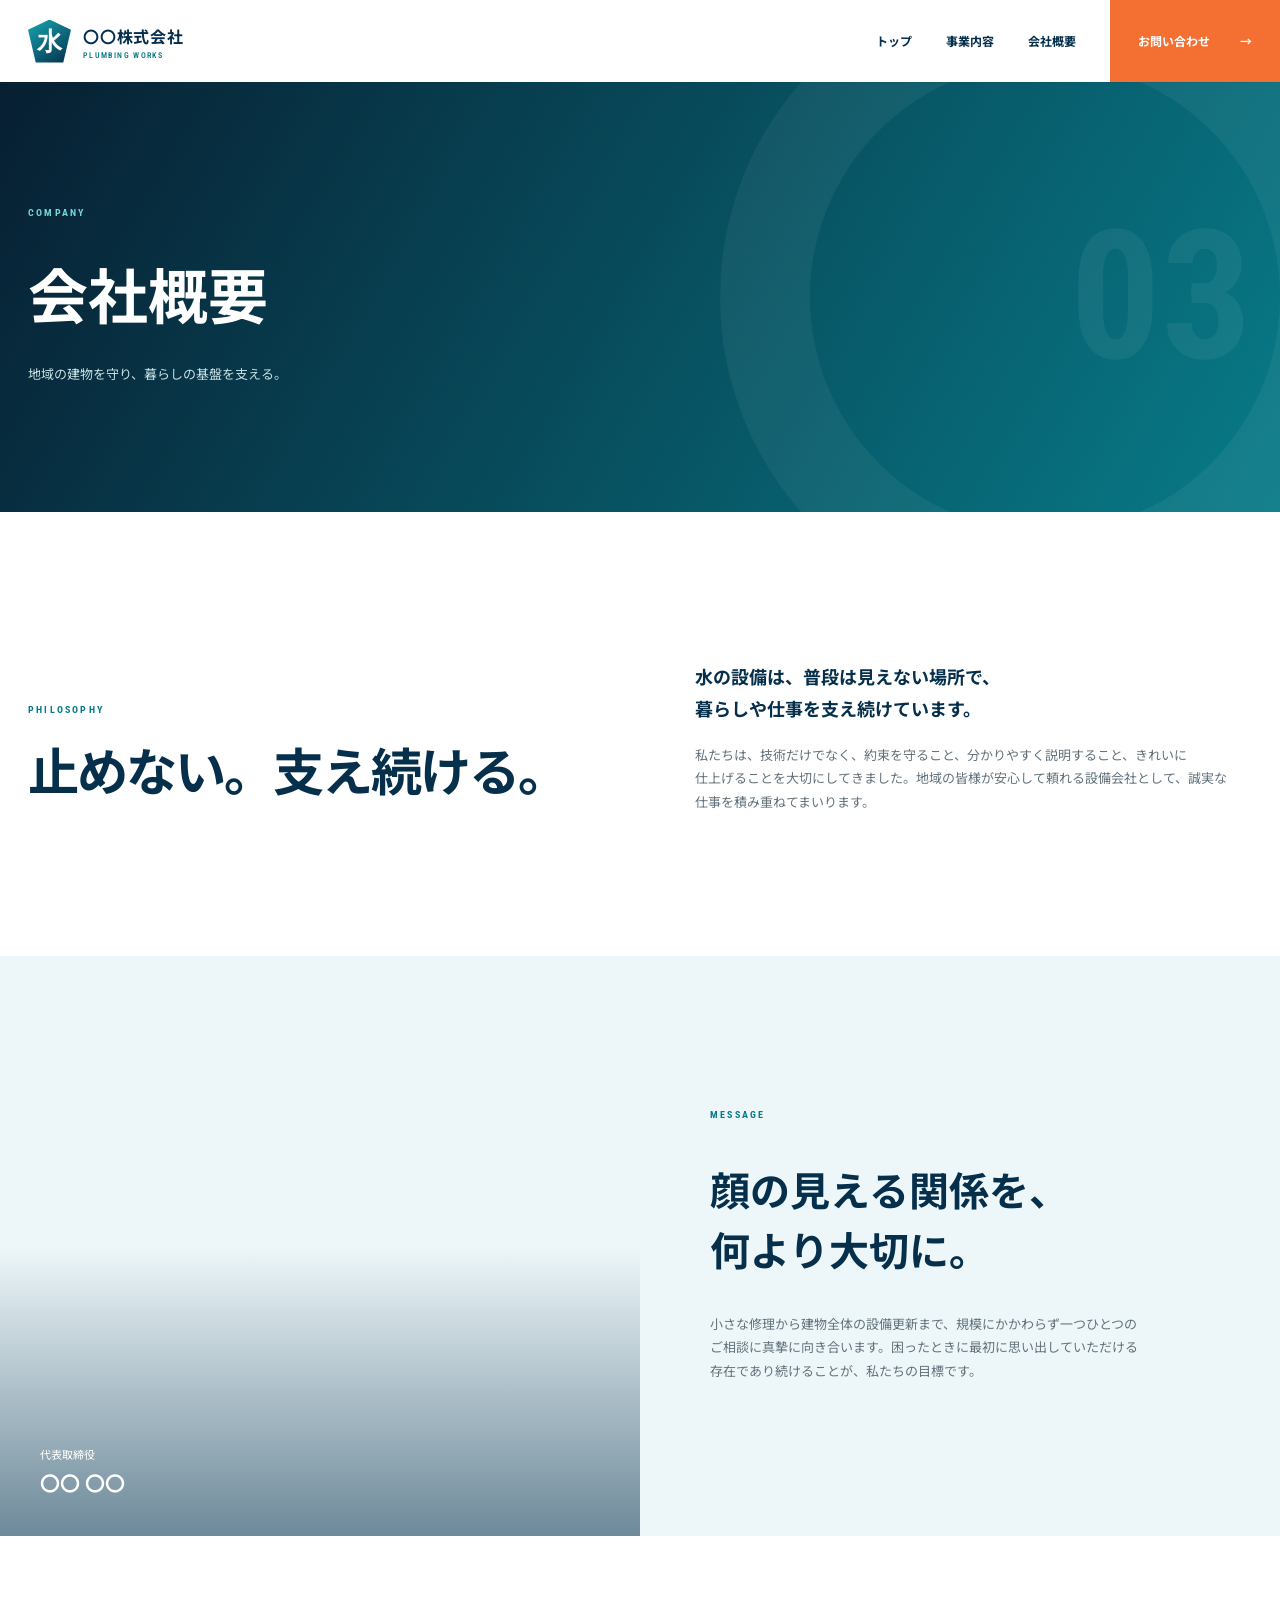
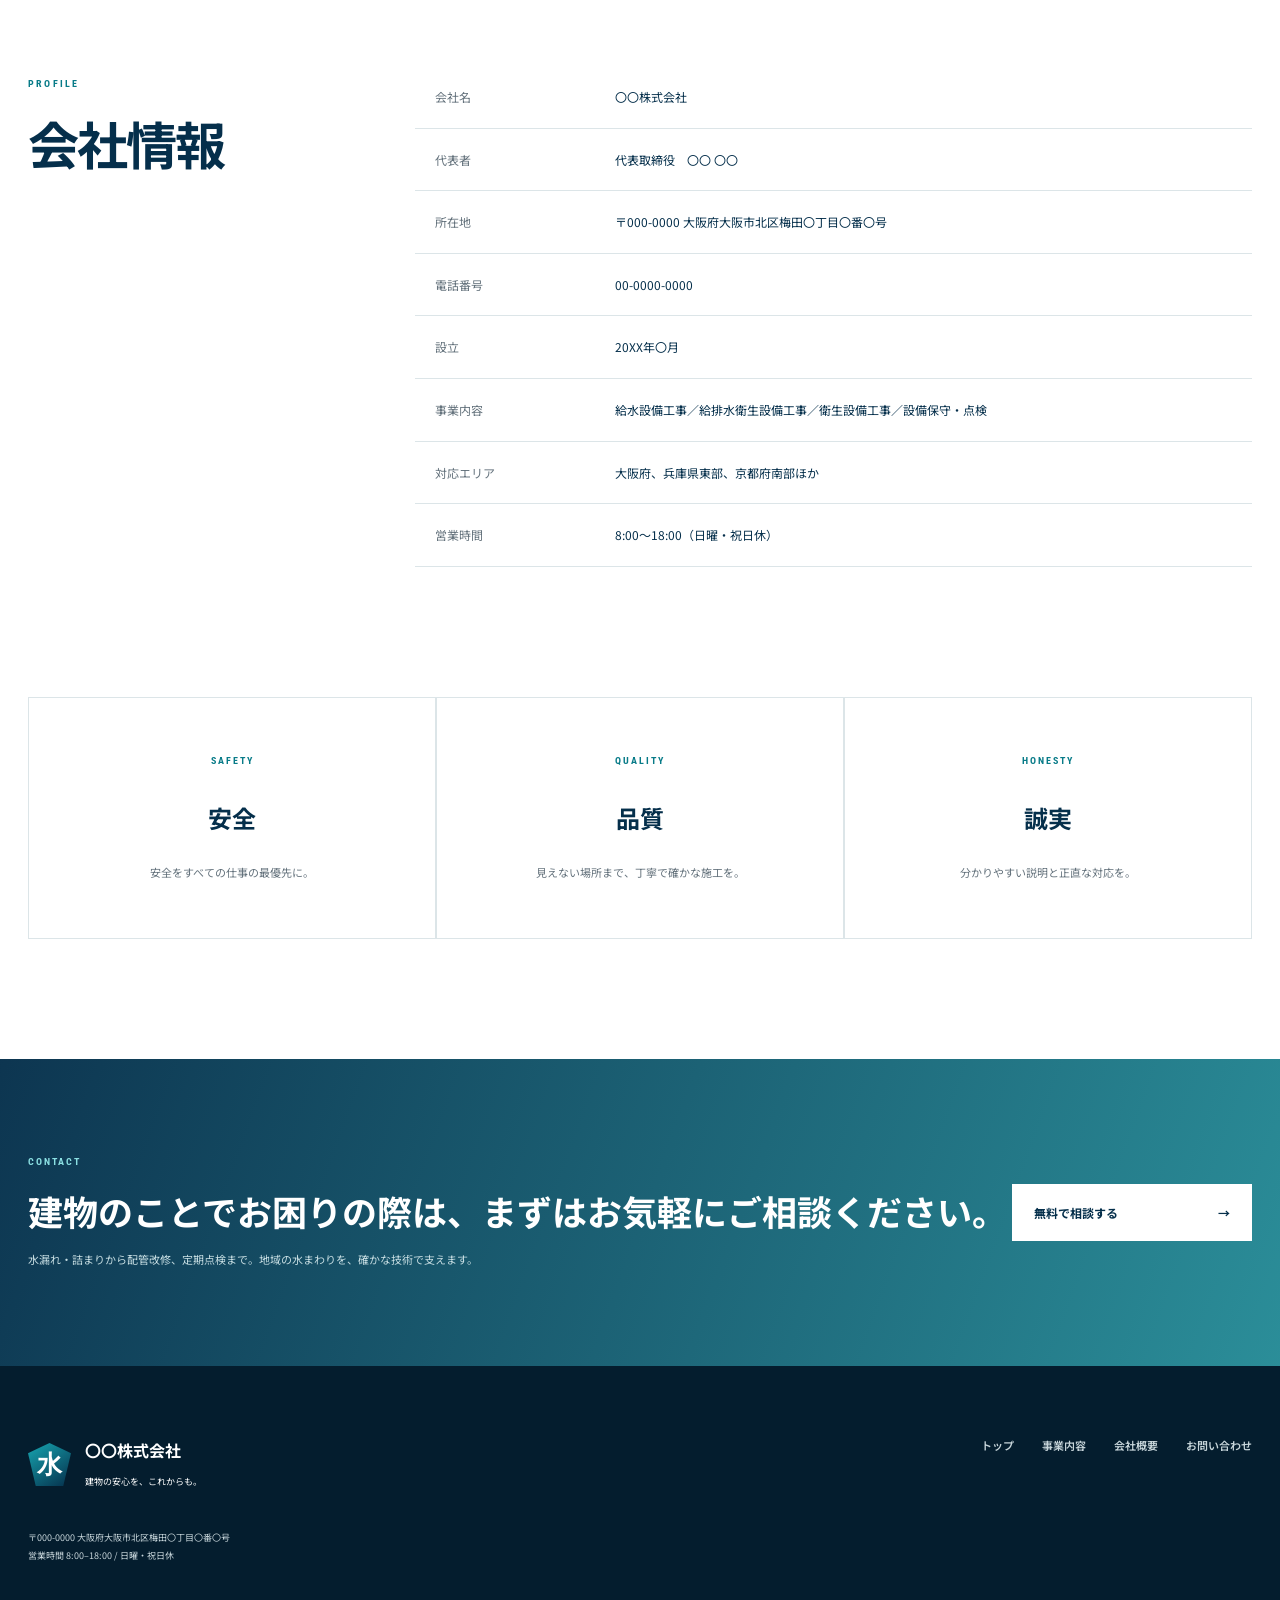
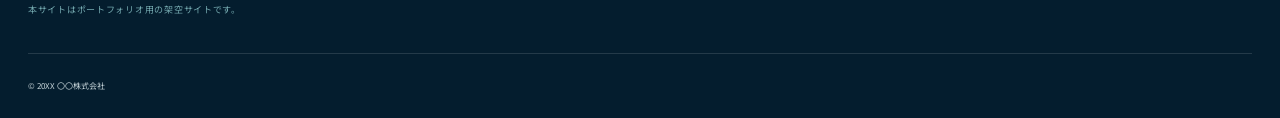
<file: company.html>
<!DOCTYPE html><html lang="ja"><head><meta charset="UTF-8"><meta name="viewport" content="width=device-width,initial-scale=1"><meta name="description" content="〇〇株式会社の会社情報、理念、代表メッセージをご紹介します。"><title>会社概要 | 〇〇株式会社</title><link rel="preconnect" href="https://fonts.googleapis.com"><link rel="preconnect" href="https://fonts.gstatic.com" crossorigin><link href="https://fonts.googleapis.com/css2?family=Noto+Sans+JP:wght@400;500;600;700;800;900&family=Roboto+Condensed:wght@600;700&display=swap" rel="stylesheet"><link rel="stylesheet" href="styles.css?v=phrase-wrap1"><script src="script.js?v=phrase-wrap1" defer></script><link rel="icon" href="favicon-plumbing.svg" type="image/svg+xml"><meta property="og:type" content="website"><meta property="og:title" content="〇〇株式会社 | 建物の安心を、技術で支える。"><meta property="og:description" content="大阪・北摂地域の給排水・衛生設備工事。配管・ポンプの施工から点検・緊急対応まで支えます。"><meta property="og:url" content="https://pan1535ipad.github.io/Strength-sample/company.html"><meta property="og:image" content="https://pan1535ipad.github.io/Strength-sample/assets/ogp.jpg"><meta name="twitter:card" content="summary_large_image"></head><body><div class="progress"></div><header class="header"><a class="brand" href="index.html"><span class="brand-mark">水</span><span><b>〇〇株式会社</b><small>PLUMBING WORKS</small></span></a><button class="menu" aria-label="メニュー" aria-expanded="false"><i></i><i></i><i></i></button><nav><a href="index.html">トップ</a><a href="services.html">事業内容</a><a href="company.html">会社概要</a><a class="nav-cta" href="contact.html">お問い合わせ <b>→</b></a></nav></header><main><section class="page-hero"><div><small>COMPANY</small><h1 class="phrase-heading"><span class="phrase-unit">会社概要</span></h1><p>地域の建物を守り、暮らしの基盤を支える。</p></div><b>03</b></section>
<section class="section philosophy"><div class="section-title reveal"><small>PHILOSOPHY</small><h2 class="phrase-heading"><span class="phrase-unit">止めない。</span><wbr><span class="phrase-unit">支え続ける。</span></h2></div><div class="reveal"><p class="lead phrase-heading"><span class="phrase-unit">水の</span><wbr><span class="phrase-unit">設備は、</span><wbr><span class="phrase-unit">普段は</span><wbr><span class="phrase-unit">見えない</span><wbr><span class="phrase-unit">場所で、</span><br><span class="phrase-unit">暮らしや</span><wbr><span class="phrase-unit">仕事を</span><wbr><span class="phrase-unit">支え続けて</span><wbr><span class="phrase-unit">います。</span></p><p>私たちは、技術だけでなく、約束を守ること、分かりやすく説明すること、きれいに仕上げることを大切にしてきました。地域の皆様が安心して頼れる設備会社として、誠実な仕事を積み重ねてまいります。</p></div></section>
<section class="message"><div class="message-photo reveal"><span>代表取締役<br><b>〇〇 〇〇</b></span></div><div class="reveal"><small>MESSAGE</small><h2 class="phrase-heading"><span class="phrase-unit">顔の</span><wbr><span class="phrase-unit">見える</span><wbr><span class="phrase-unit">関係を、</span><wbr><span class="phrase-unit">何より</span><wbr><span class="phrase-unit">大切に。</span></h2><p>小さな修理から建物全体の設備更新まで、規模にかかわらず一つひとつのご相談に真摯に向き合います。困ったときに最初に思い出していただける存在であり続けることが、私たちの目標です。</p></div></section>
<section class="section profile"><div class="section-title reveal"><small>PROFILE</small><h2 class="phrase-heading"><span class="phrase-unit">会社情報</span></h2></div><dl class="reveal"><div><dt>会社名</dt><dd>〇〇株式会社</dd></div><div><dt>代表者</dt><dd>代表取締役　〇〇 〇〇</dd></div><div><dt>所在地</dt><dd>〒000-0000 大阪府大阪市北区梅田〇丁目〇番〇号</dd></div><div><dt>電話番号</dt><dd>00-0000-0000</dd></div><div><dt>設立</dt><dd>20XX年〇月</dd></div><div><dt>事業内容</dt><dd>給水設備工事／給排水衛生設備工事／衛生設備工事／設備保守・点検</dd></div><div><dt>対応エリア</dt><dd>大阪府、兵庫県東部、京都府南部ほか</dd></div><div><dt>営業時間</dt><dd>8:00〜18:00（日曜・祝日休）</dd></div></dl></section><section class="values"><article><b>SAFETY</b><h3 class="phrase-heading"><span class="phrase-unit">安全</span></h3><p>安全をすべての仕事の最優先に。</p></article><article><b>QUALITY</b><h3 class="phrase-heading"><span class="phrase-unit">品質</span></h3><p>見えない場所まで、丁寧で確かな施工を。</p></article><article><b>HONESTY</b><h3 class="phrase-heading"><span class="phrase-unit">誠実</span></h3><p>分かりやすい説明と正直な対応を。</p></article></section></main><section class="cta reveal"><div><small>CONTACT</small><h2 class="phrase-heading"><span class="phrase-unit">建物のことで</span><wbr><span class="phrase-unit">お困りの際は、</span><wbr><span class="phrase-unit">まずは</span><wbr><span class="phrase-unit">お気軽に</span><wbr><span class="phrase-unit">ご相談</span><wbr><span class="phrase-unit">ください。</span></h2><p><span class="sp-line">水漏れ・詰まりから配管改修、定期点検まで。</span><span class="sp-line">地域の水まわりを、確かな技術で支えます。</span></p></div><a href="contact.html">無料で相談する <span>→</span></a></section><footer><div class="footer-brand"><span class="brand-mark">水</span><div><b>〇〇株式会社</b><small>建物の安心を、これからも。</small></div></div><div class="footer-links"><a href="index.html">トップ</a><a href="services.html">事業内容</a><a href="company.html">会社概要</a><a href="contact.html">お問い合わせ</a></div><div class="footer-meta"><p>〒000-0000 大阪府大阪市北区梅田〇丁目〇番〇号</p><p>営業時間 8:00–18:00 / 日曜・祝日休</p></div><small class="portfolio-note">本サイトはポートフォリオ用の架空サイトです。</small><small class="copyright">© 20XX 〇〇株式会社</small></footer></body></html>
</file>
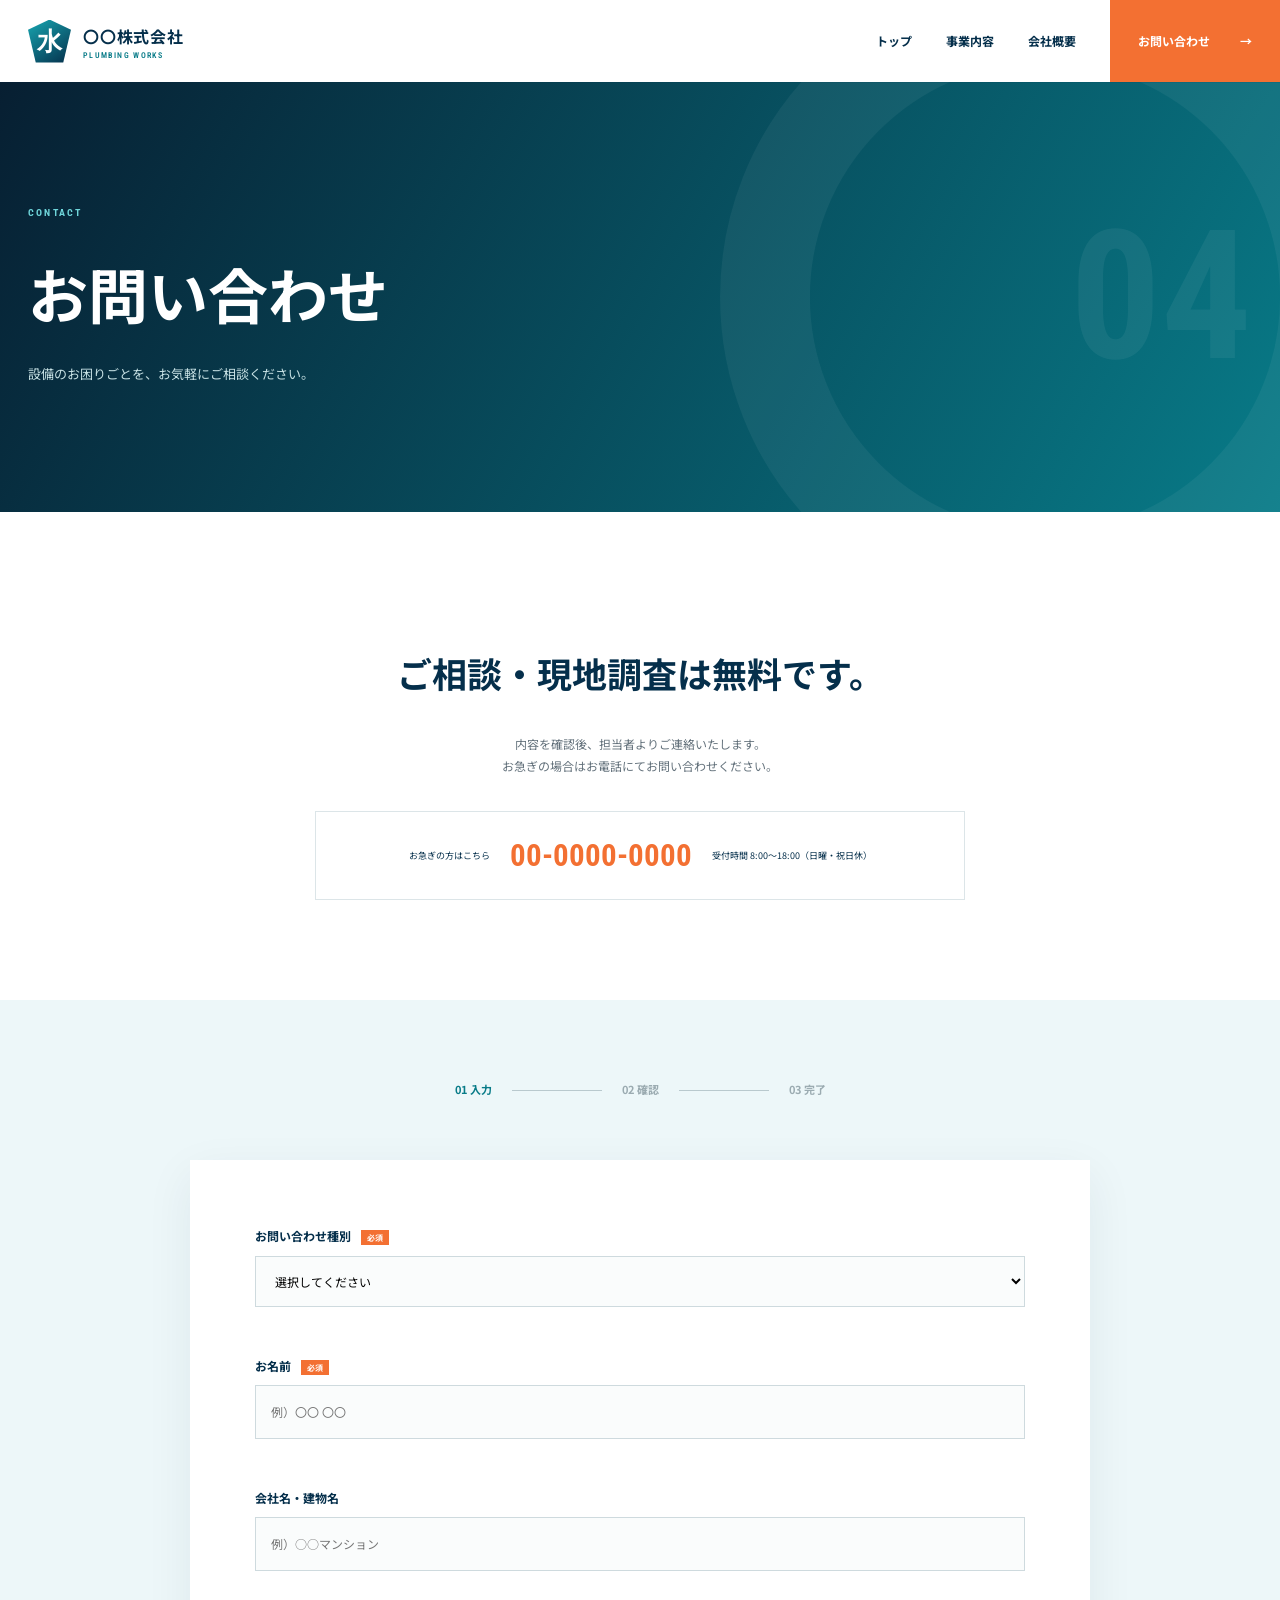
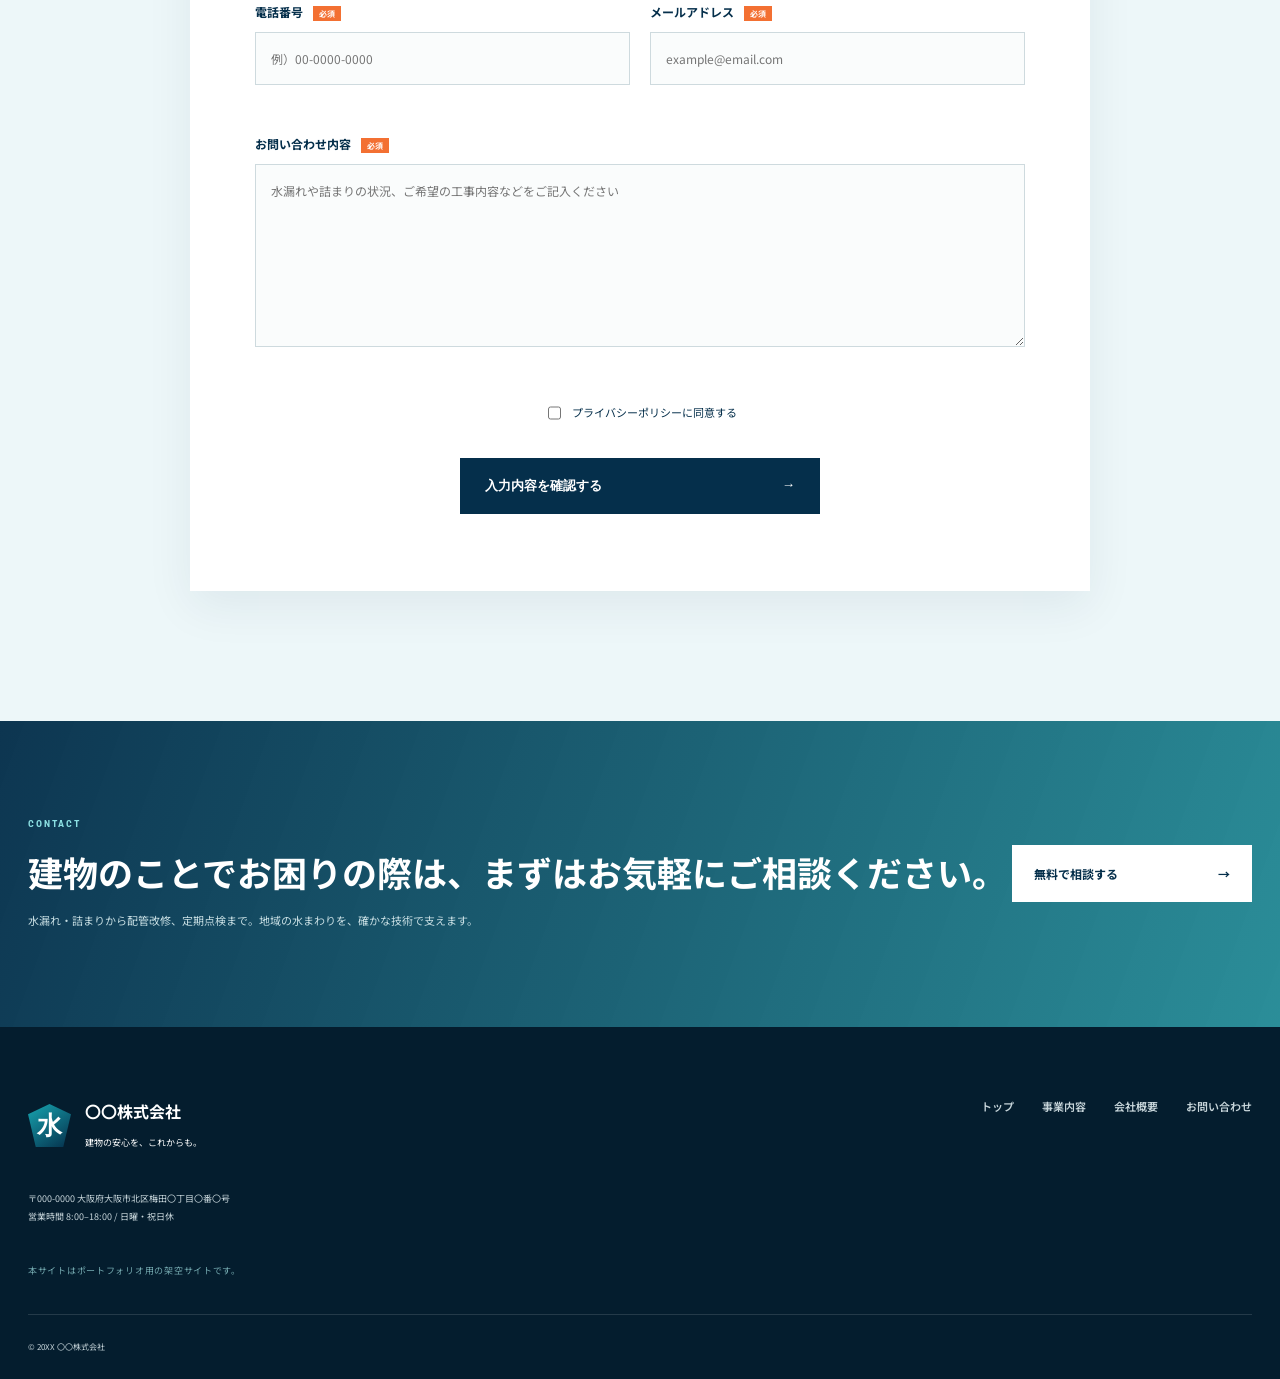
<file: contact.html>
<!DOCTYPE html><html lang="ja"><head><meta charset="UTF-8"><meta name="viewport" content="width=device-width,initial-scale=1"><meta name="description" content="給排水設備の工事、漏水・詰まり修理、点検、現地調査のご相談はこちら。"><title>お問い合わせ | 〇〇株式会社</title><link rel="preconnect" href="https://fonts.googleapis.com"><link rel="preconnect" href="https://fonts.gstatic.com" crossorigin><link href="https://fonts.googleapis.com/css2?family=Noto+Sans+JP:wght@400;500;600;700;800;900&family=Roboto+Condensed:wght@600;700&display=swap" rel="stylesheet"><link rel="stylesheet" href="styles.css?v=phrase-wrap1"><script src="script.js?v=phrase-wrap1" defer></script><link rel="icon" href="favicon-plumbing.svg" type="image/svg+xml"><meta property="og:type" content="website"><meta property="og:title" content="〇〇株式会社 | 建物の安心を、技術で支える。"><meta property="og:description" content="大阪・北摂地域の給排水・衛生設備工事。配管・ポンプの施工から点検・緊急対応まで支えます。"><meta property="og:url" content="https://pan1535ipad.github.io/Strength-sample/contact.html"><meta property="og:image" content="https://pan1535ipad.github.io/Strength-sample/assets/ogp.jpg"><meta name="twitter:card" content="summary_large_image"></head><body><div class="progress"></div><header class="header"><a class="brand" href="index.html"><span class="brand-mark">水</span><span><b>〇〇株式会社</b><small>PLUMBING WORKS</small></span></a><button class="menu" aria-label="メニュー" aria-expanded="false"><i></i><i></i><i></i></button><nav><a href="index.html">トップ</a><a href="services.html">事業内容</a><a href="company.html">会社概要</a><a class="nav-cta" href="contact.html">お問い合わせ <b>→</b></a></nav></header><main><section class="page-hero"><div><small>CONTACT</small><h1 class="phrase-heading"><span class="phrase-unit">お問い合わせ</span></h1><p>設備のお困りごとを、お気軽にご相談ください。</p></div><b>04</b></section>
<section class="contact-lead"><h2 class="phrase-heading"><span class="phrase-unit">ご相談・</span><wbr><span class="phrase-unit">現地調査は</span><wbr><span class="phrase-unit">無料です。</span></h2><p>内容を確認後、担当者よりご連絡いたします。<br>お急ぎの場合はお電話にてお問い合わせください。</p><div><small>お急ぎの方はこちら</small><a href="tel:0000000000">00-0000-0000</a><span>受付時間 8:00〜18:00（日曜・祝日休）</span></div></section>
<section class="form-wrap"><div class="form-step"><b class="active">01 入力</b><i></i><b>02 確認</b><i></i><b>03 完了</b></div><form id="contactForm" novalidate><div class="field"><label for="type">お問い合わせ種別 <em>必須</em></label><select id="type" required><option value="">選択してください</option><option>給水設備について</option><option>排水・詰まりについて</option><option>衛生器具について</option><option>点検・修理について</option><option>その他</option></select><small></small></div><div class="field"><label for="name">お名前 <em>必須</em></label><input id="name" type="text" autocomplete="name" required placeholder="例）〇〇 〇〇"><small></small></div><div class="field"><label for="company">会社名・建物名</label><input id="company" type="text" placeholder="例）○○マンション"></div><div class="field split"><div><label for="phone">電話番号 <em>必須</em></label><input id="phone" type="tel" autocomplete="tel" required placeholder="例）00-0000-0000"><small></small></div><div><label for="email">メールアドレス <em>必須</em></label><input id="email" type="email" autocomplete="email" required placeholder="example@email.com"><small></small></div></div><div class="field"><label for="message">お問い合わせ内容 <em>必須</em></label><textarea id="message" rows="7" required placeholder="水漏れや詰まりの状況、ご希望の工事内容などをご記入ください"></textarea><small></small></div><label class="privacy"><input type="checkbox" id="privacy"> <span>プライバシーポリシーに同意する</span></label><button class="submit" type="submit">入力内容を確認する <b>→</b></button><p class="form-status" role="status"></p></form></section></main><section class="cta reveal"><div><small>CONTACT</small><h2 class="phrase-heading"><span class="phrase-unit">建物のことで</span><wbr><span class="phrase-unit">お困りの際は、</span><wbr><span class="phrase-unit">まずは</span><wbr><span class="phrase-unit">お気軽に</span><wbr><span class="phrase-unit">ご相談</span><wbr><span class="phrase-unit">ください。</span></h2><p><span class="sp-line">水漏れ・詰まりから配管改修、定期点検まで。</span><span class="sp-line">地域の水まわりを、確かな技術で支えます。</span></p></div><a href="contact.html">無料で相談する <span>→</span></a></section><footer><div class="footer-brand"><span class="brand-mark">水</span><div><b>〇〇株式会社</b><small>建物の安心を、これからも。</small></div></div><div class="footer-links"><a href="index.html">トップ</a><a href="services.html">事業内容</a><a href="company.html">会社概要</a><a href="contact.html">お問い合わせ</a></div><div class="footer-meta"><p>〒000-0000 大阪府大阪市北区梅田〇丁目〇番〇号</p><p>営業時間 8:00–18:00 / 日曜・祝日休</p></div><small class="portfolio-note">本サイトはポートフォリオ用の架空サイトです。</small><small class="copyright">© 20XX 〇〇株式会社</small></footer></body></html>
</file>
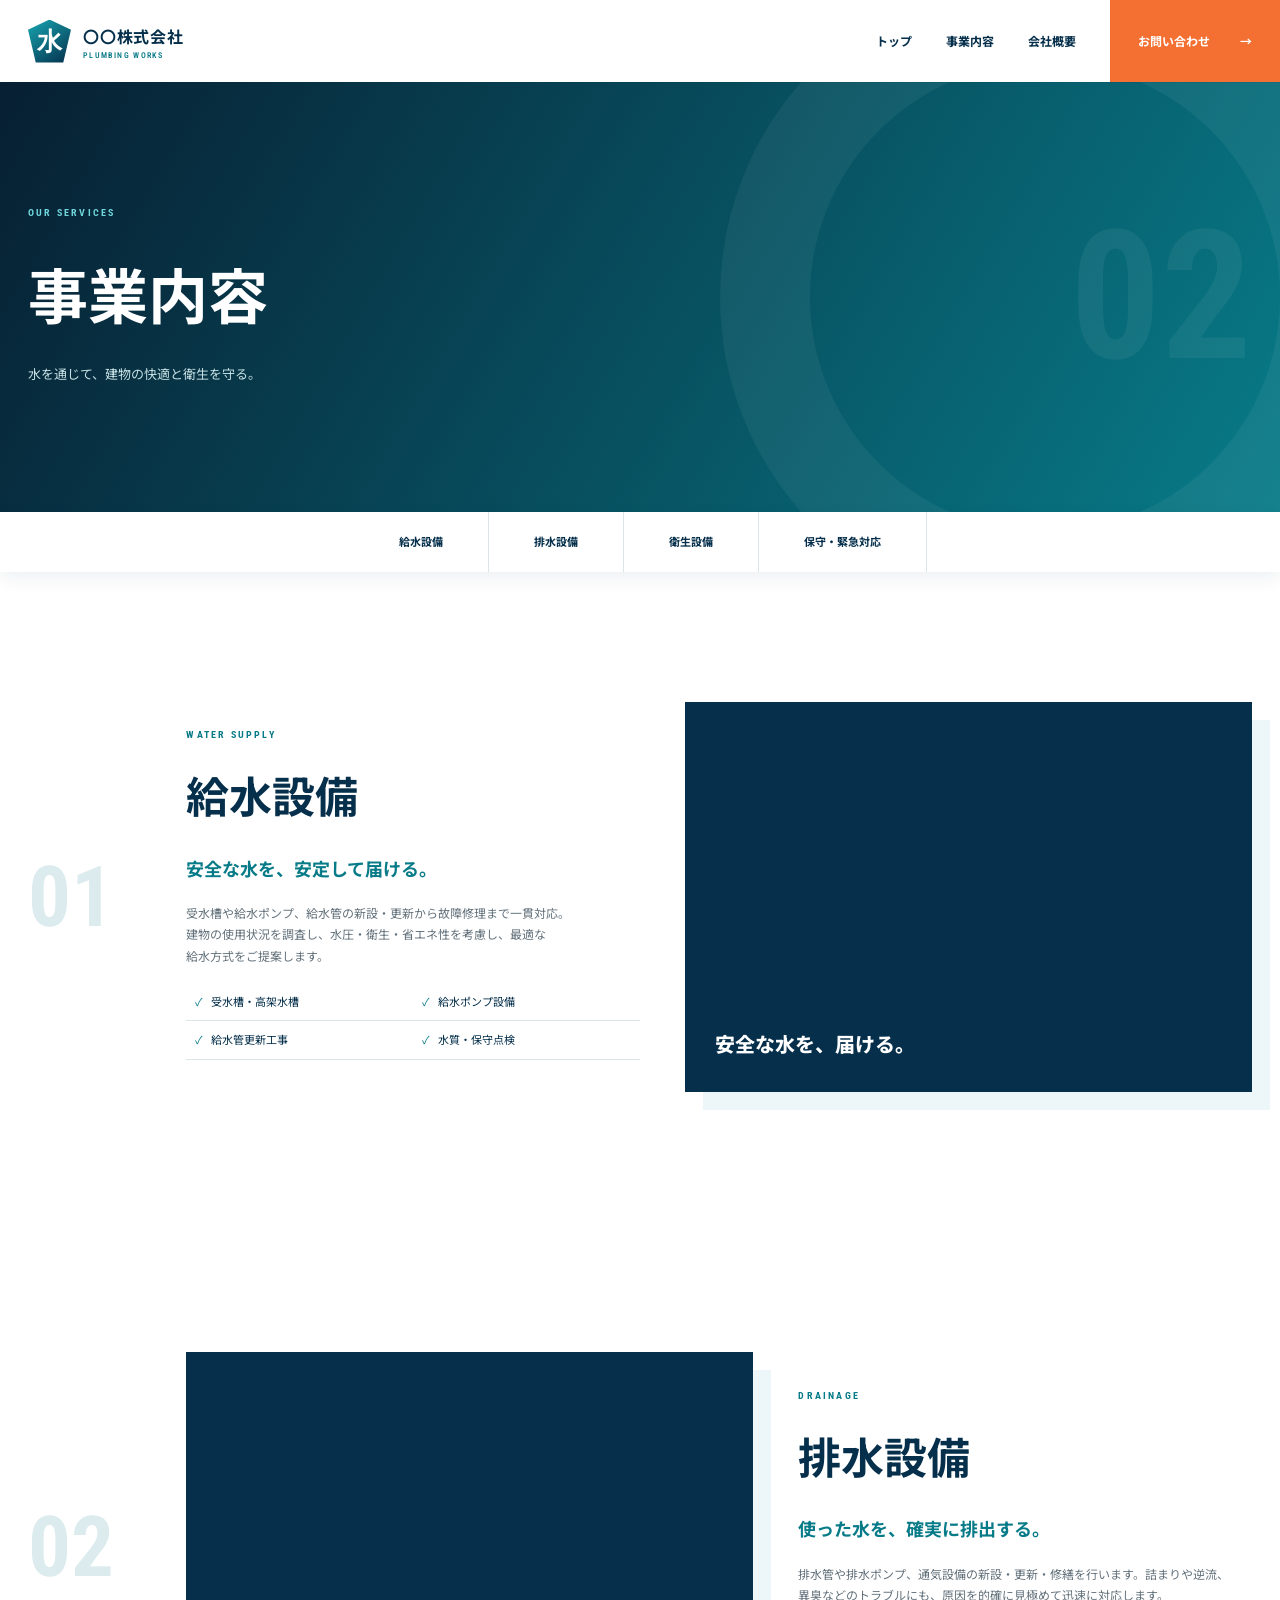
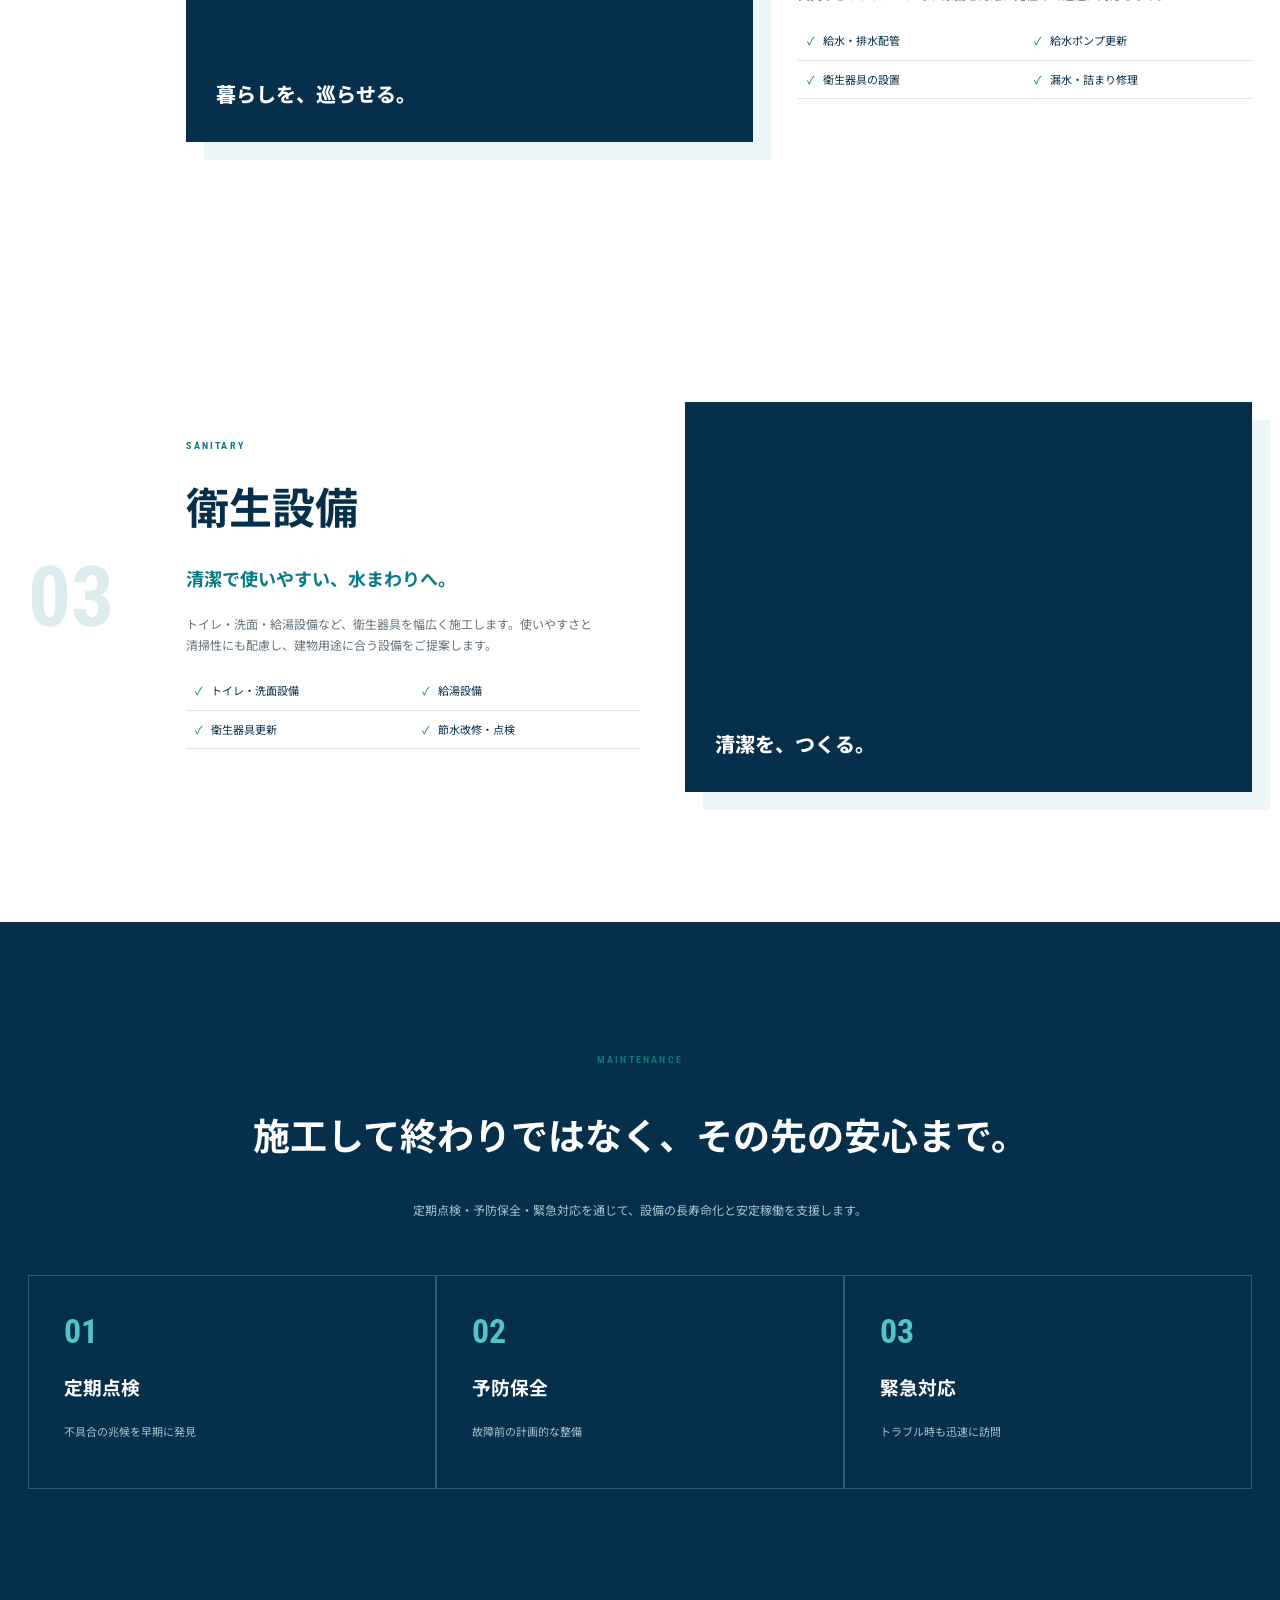
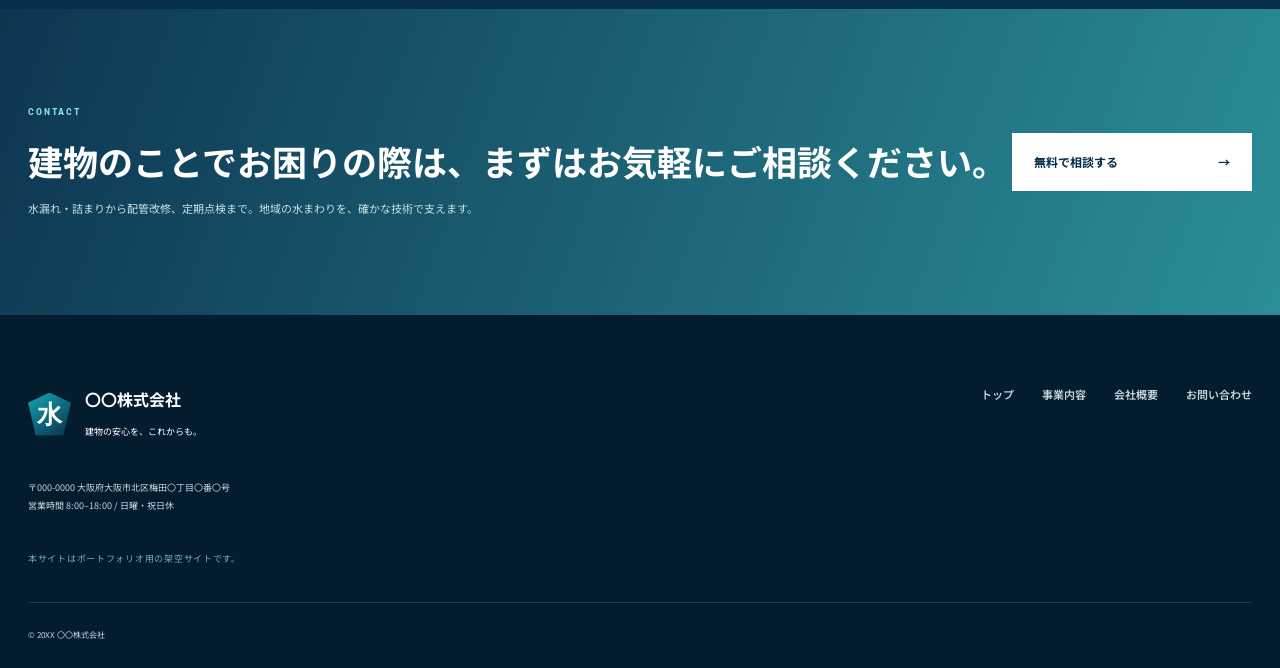
<file: services.html>
<!DOCTYPE html><html lang="ja"><head><meta charset="UTF-8"><meta name="viewport" content="width=device-width,initial-scale=1"><meta name="description" content="給水・排水・衛生設備の設計施工、修理、保守を行っています。"><title>事業内容 | 〇〇株式会社</title><link rel="preconnect" href="https://fonts.googleapis.com"><link rel="preconnect" href="https://fonts.gstatic.com" crossorigin><link href="https://fonts.googleapis.com/css2?family=Noto+Sans+JP:wght@400;500;600;700;800;900&family=Roboto+Condensed:wght@600;700&display=swap" rel="stylesheet"><link rel="stylesheet" href="styles.css?v=phrase-wrap1"><script src="script.js?v=phrase-wrap1" defer></script><link rel="icon" href="favicon-plumbing.svg" type="image/svg+xml"><meta property="og:type" content="website"><meta property="og:title" content="〇〇株式会社 | 建物の安心を、技術で支える。"><meta property="og:description" content="大阪・北摂地域の給排水・衛生設備工事。配管・ポンプの施工から点検・緊急対応まで支えます。"><meta property="og:url" content="https://pan1535ipad.github.io/Strength-sample/services.html"><meta property="og:image" content="https://pan1535ipad.github.io/Strength-sample/assets/ogp.jpg"><meta name="twitter:card" content="summary_large_image"></head><body><div class="progress"></div><header class="header"><a class="brand" href="index.html"><span class="brand-mark">水</span><span><b>〇〇株式会社</b><small>PLUMBING WORKS</small></span></a><button class="menu" aria-label="メニュー" aria-expanded="false"><i></i><i></i><i></i></button><nav><a href="index.html">トップ</a><a href="services.html">事業内容</a><a href="company.html">会社概要</a><a class="nav-cta" href="contact.html">お問い合わせ <b>→</b></a></nav></header><main><section class="page-hero"><div><small>OUR SERVICES</small><h1 class="phrase-heading"><span class="phrase-unit">事業内容</span></h1><p>水を通じて、建物の快適と衛生を守る。</p></div><b>02</b></section><nav class="local-nav"><a href="#supply">給水設備</a><a href="#drainage">排水設備</a><a href="#sanitary">衛生設備</a><a href="#maintenance">保守・緊急対応</a></nav>
<section class="section service-detail" id="supply"><div class="detail-num reveal">01</div><div class="detail-copy reveal"><small>WATER SUPPLY</small><h2 class="phrase-heading"><span class="phrase-unit">給水設備</span></h2><p class="lead phrase-heading"><span class="phrase-unit">安全な</span><wbr><span class="phrase-unit">水を、</span><wbr><span class="phrase-unit">安定して</span><wbr><span class="phrase-unit">届ける。</span></p><p><span class="sp-line">受水槽や給水ポンプ、</span><span class="sp-line">給水管の新設・更新から</span><span class="sp-line">故障修理まで一貫対応。</span><span class="sp-line">建物の使用状況を調査し、</span><span class="sp-line">水圧・衛生・省エネ性を考慮し、</span><span class="sp-line">最適な給水方式をご提案します。</span></p><ul><li>受水槽・高架水槽</li><li>給水ポンプ設備</li><li>給水管更新工事</li><li>水質・保守点検</li></ul></div><div class="detail-visual air reveal"><span class="phrase-heading"><span class="phrase-unit">安全な</span><wbr><span class="phrase-unit">水を、</span><wbr><span class="phrase-unit">届ける。</span></span></div></section>
<section class="section service-detail reverse" id="drainage"><div class="detail-num reveal">02</div><div class="detail-copy reveal"><small>DRAINAGE</small><h2 class="phrase-heading"><span class="phrase-unit">排水設備</span></h2><p class="lead phrase-heading"><span class="phrase-unit">使った</span><wbr><span class="phrase-unit">水を、</span><wbr><span class="phrase-unit">確実に</span><wbr><span class="phrase-unit">排出する。</span></p><p><span class="sp-line">排水管や排水ポンプ、</span><span class="sp-line">通気設備の新設・更新・修繕を行います。</span><span class="sp-line">詰まりや逆流、異臭などのトラブルにも、</span><span class="sp-line">原因を的確に見極めて迅速に対応します。</span></p><ul><li>給水・排水配管</li><li>給水ポンプ更新</li><li>衛生器具の設置</li><li>漏水・詰まり修理</li></ul></div><div class="detail-visual water reveal"><span class="phrase-heading"><span class="phrase-unit">暮らしを、</span><wbr><span class="phrase-unit">巡らせる。</span></span></div></section>
<section class="section service-detail" id="sanitary"><div class="detail-num reveal">03</div><div class="detail-copy reveal"><small>SANITARY</small><h2 class="phrase-heading"><span class="phrase-unit">衛生設備</span></h2><p class="lead phrase-heading"><span class="phrase-unit">清潔で</span><wbr><span class="phrase-unit">使いやすい、</span><wbr><span class="phrase-unit">水まわりへ。</span></p><p><span class="sp-line">トイレ・洗面・給湯設備など、</span><span class="sp-line">衛生器具を幅広く施工します。</span><span class="sp-line">使いやすさと清掃性にも配慮し、</span><span class="sp-line">建物用途に合う設備をご提案します。</span></p><ul><li>トイレ・洗面設備</li><li>給湯設備</li><li>衛生器具更新</li><li>節水改修・点検</li></ul></div><div class="detail-visual electric reveal"><span class="phrase-heading"><span class="phrase-unit">清潔を、</span><wbr><span class="phrase-unit">つくる。</span></span></div></section>
<section class="maintenance" id="maintenance"><div class="reveal"><small>MAINTENANCE</small><h2 class="phrase-heading"><span class="phrase-unit">施工して</span><wbr><span class="phrase-unit">終わり</span><wbr><span class="phrase-unit">ではなく、</span><wbr><span class="phrase-unit">その先の</span><wbr><span class="phrase-unit">安心まで。</span></h2><p><span class="sp-line">定期点検・予防保全・緊急対応を通じて、</span><span class="sp-line">設備の長寿命化と安定稼働を支援します。</span></p></div><ol><li><b>01</b><h3 class="phrase-heading"><span class="phrase-unit">定期点検</span></h3><p>不具合の兆候を早期に発見</p></li><li><b>02</b><h3 class="phrase-heading"><span class="phrase-unit">予防保全</span></h3><p>故障前の計画的な整備</p></li><li><b>03</b><h3 class="phrase-heading"><span class="phrase-unit">緊急対応</span></h3><p>トラブル時も迅速に訪問</p></li></ol></section></main><section class="cta reveal"><div><small>CONTACT</small><h2 class="phrase-heading"><span class="phrase-unit">建物のことで</span><wbr><span class="phrase-unit">お困りの際は、</span><wbr><span class="phrase-unit">まずは</span><wbr><span class="phrase-unit">お気軽に</span><wbr><span class="phrase-unit">ご相談</span><wbr><span class="phrase-unit">ください。</span></h2><p><span class="sp-line">水漏れ・詰まりから配管改修、定期点検まで。</span><span class="sp-line">地域の水まわりを、確かな技術で支えます。</span></p></div><a href="contact.html">無料で相談する <span>→</span></a></section><footer><div class="footer-brand"><span class="brand-mark">水</span><div><b>〇〇株式会社</b><small>建物の安心を、これからも。</small></div></div><div class="footer-links"><a href="index.html">トップ</a><a href="services.html">事業内容</a><a href="company.html">会社概要</a><a href="contact.html">お問い合わせ</a></div><div class="footer-meta"><p>〒000-0000 大阪府大阪市北区梅田〇丁目〇番〇号</p><p>営業時間 8:00–18:00 / 日曜・祝日休</p></div><small class="portfolio-note">本サイトはポートフォリオ用の架空サイトです。</small><small class="copyright">© 20XX 〇〇株式会社</small></footer></body></html>
</file>
<file: styles.css>
:root{--navy:#052f4b;--navy2:#071f32;--teal:#087b88;--cyan:#17a6b1;--orange:#f37032;--ice:#edf7f9;--gray:#64727c;--line:#dce5e8;--white:#fff;--max:1240px}*{box-sizing:border-box}html{scroll-behavior:smooth}body{margin:0;color:var(--navy);font-family:"Noto Sans JP",sans-serif;line-height:1.8;background:#fff}a{color:inherit;text-decoration:none}img{max-width:100%;display:block}.progress{position:fixed;z-index:100;left:0;top:0;width:var(--progress,0);height:3px;background:var(--cyan)}.header{position:fixed;z-index:50;left:0;right:0;top:0;height:82px;padding:0 max(28px,calc((100% - var(--max))/2));display:flex;align-items:center;justify-content:space-between;background:rgba(255,255,255,.97);box-shadow:0 1px 0 rgba(5,47,75,.08);transition:.3s}.header.compact{height:68px;box-shadow:0 8px 30px rgba(5,47,75,.1)}.brand{display:flex;align-items:center;gap:12px}.brand-mark{width:43px;height:43px;display:grid;place-items:center;color:#fff;background:linear-gradient(145deg,var(--cyan),var(--navy));clip-path:polygon(50% 0,100% 24%,82% 100%,18% 100%,0 24%);font:700 25px/1 "Roboto Condensed"}.brand b{display:block;font-size:16px;letter-spacing:.05em}.brand small{display:block;color:var(--teal);font:600 8px "Roboto Condensed";letter-spacing:.17em}.header nav{height:100%;display:flex;align-items:center;gap:34px;font-size:12px;font-weight:700}.header nav>a:not(.nav-cta){position:relative}.header nav>a:not(.nav-cta):after{content:"";position:absolute;left:0;bottom:-8px;width:0;height:2px;background:var(--cyan);transition:.25s}.header nav>a:hover:after{width:100%}.nav-cta{height:100%;padding:0 28px;display:flex;align-items:center;gap:30px;color:#fff;background:var(--orange);margin-right:calc(max(28px, (100vw - var(--max))/2)*-1);transition:.25s}.nav-cta:hover{background:#d85720}.menu{display:none}.hero{height:min(820px,100vh);min-height:680px;margin-top:82px;position:relative;overflow:hidden;background:var(--ice)}.hero>img{position:absolute;inset:0;width:100%;height:100%;object-fit:cover;object-position:center}.hero:after{content:"";position:absolute;inset:0;background:linear-gradient(100deg,rgba(240,249,250,.98) 0%,rgba(240,249,250,.92) 34%,rgba(240,249,250,.16) 60%,transparent)}.hero-shape{position:absolute;z-index:1;inset:0 48% 0 0;background:linear-gradient(135deg,rgba(255,255,255,.65),rgba(8,123,136,.03));clip-path:polygon(0 0,88% 0,100% 50%,78% 100%,0 100%)}.hero-copy{position:relative;z-index:2;width:min(calc(100% - 56px),var(--max));margin:auto;padding-top:clamp(100px,15vh,160px)}.kicker,.section-title>small,.page-hero small,.detail-copy>small,.message small,.area small,.maintenance small{color:var(--teal);font:700 10px "Roboto Condensed";letter-spacing:.22em}.hero h1{margin:20px 0 24px;font-size:clamp(49px,6vw,84px);line-height:1.25;letter-spacing:-.055em;font-weight:900}.hero h1 em{font-style:normal;color:var(--teal)}.hero-copy>p:not(.kicker){font-size:15px;font-weight:600}.hero-actions{display:flex;gap:13px;margin-top:40px}.btn{min-width:205px;padding:16px 21px;display:flex;justify-content:space-between;align-items:center;font-size:12px;font-weight:700;border:1px solid var(--navy)}.primary{color:#fff;background:var(--navy)}.primary:hover{background:var(--teal);border-color:var(--teal)}.ghost:hover{color:#fff;background:var(--navy)}.hero-side{position:absolute;z-index:3;right:3vw;top:18%;padding:24px 14px;border-left:1px solid rgba(255,255,255,.7);color:#fff;font-size:24px;font-weight:800;line-height:1.65;writing-mode:vertical-rl;text-shadow:0 2px 10px rgba(0,0,0,.3)}.emergency{max-width:var(--max);min-height:124px;margin:-38px auto 0;position:relative;z-index:5;display:grid;grid-template-columns:1fr 1.4fr .65fr;align-items:center;box-shadow:0 15px 45px rgba(5,47,75,.14);background:#fff}.emergency>div:first-child{height:100%;padding:20px 30px;display:flex;align-items:center;justify-content:space-between;color:#fff;background:var(--teal);clip-path:polygon(0 0,92% 0,100% 100%,0 100%)}.emergency strong{font-size:17px;line-height:1.6}.round{width:72px;height:72px;display:grid;place-items:center;border:1px solid #fff;border-radius:50%;font-size:11px;line-height:1.4;text-align:center}.phone{padding:15px 35px}.phone small{display:block;color:var(--gray);font-size:10px}.phone a{display:block;color:var(--orange);font:700 38px/1.2 "Roboto Condensed"}.phone p{margin:3px 0 0;color:var(--gray);font-size:9px}.emergency>a{margin-right:25px;padding:15px;text-align:center;color:#fff;background:var(--orange);font-size:12px;font-weight:700}.section{width:min(calc(100% - 56px),var(--max));margin:auto;padding:130px 0}.intro{display:grid;grid-template-columns:.65fr 1.35fr;gap:70px}.section-title h2{margin:14px 0 22px;font-size:clamp(34px,4vw,56px);line-height:1.35;letter-spacing:-.04em}.section-title p{color:var(--gray);font-size:13px}.section-title>a,.text-link{display:inline-block;margin-top:24px;padding-bottom:5px;border-bottom:1px solid var(--teal);color:var(--teal);font-size:12px;font-weight:700}.service-cards{display:grid;grid-template-columns:repeat(3,1fr);gap:12px}.service-card{position:relative;padding:35px 25px;border:1px solid var(--line);background:#fff;transition:.3s}.service-card:hover{color:#fff;background:var(--navy);transform:translateY(-8px);box-shadow:0 18px 40px rgba(5,47,75,.18)}.service-card>span{position:absolute;right:16px;top:12px;color:#a9b8bd;font:700 12px "Roboto Condensed"}.icon{width:62px;height:62px;display:grid;place-items:center;margin-bottom:45px;border-radius:50%;color:#fff;background:var(--teal);font-size:30px}.service-card h3{font-size:19px}.service-card p{min-height:76px;color:var(--gray);font-size:11px}.service-card:hover p{color:#c9dce1}.service-card b{font-size:10px}.reasons{padding:120px max(28px,calc((100% - var(--max))/2));color:#fff;background:var(--navy2);position:relative;overflow:hidden}.reasons:before{content:"";position:absolute;right:-100px;top:-140px;width:440px;height:440px;border:80px solid rgba(23,166,177,.08);border-radius:50%}.section-title.light p{color:#a9bec8}.section-title.light small{color:#62cbd1}.reason-grid{position:relative;display:grid;grid-template-columns:repeat(4,1fr);margin-top:55px;border-top:1px solid rgba(255,255,255,.2);border-left:1px solid rgba(255,255,255,.2)}.reason-grid article{min-height:260px;padding:28px;border-right:1px solid rgba(255,255,255,.2);border-bottom:1px solid rgba(255,255,255,.2)}.reason-grid article>b{color:#5ec4ca;font:700 11px "Roboto Condensed"}.reason-grid article>span{display:block;margin:35px 0 20px;color:#5ec4ca;font-size:35px}.reason-grid h3{font-size:16px}.reason-grid p{color:#a9bec8;font-size:11px}.numbers{display:grid;grid-template-columns:repeat(4,1fr);padding:55px max(28px,calc((100% - var(--max))/2));background:var(--ice)}.numbers>div{padding:0 28px;border-right:1px solid #bfd7dc}.numbers>div:last-child{border:0}.numbers small{display:block}.numbers strong{font:700 clamp(38px,4vw,61px) "Roboto Condensed";color:var(--teal)}.numbers b{font-size:11px}.works{display:grid;grid-template-columns:.55fr 1.45fr;gap:60px}.work-grid{display:grid;grid-template-columns:repeat(3,1fr);gap:13px}.work-img{height:240px;background-size:cover;background-position:center}.work1{background:linear-gradient(145deg,rgba(5,47,75,.1),rgba(8,123,136,.2)),url("https://images.unsplash.com/photo-1486406146926-c627a92ad1ab?auto=format&fit=crop&w=900&q=85") center/cover}.work2{background:linear-gradient(145deg,rgba(5,47,75,.05),rgba(8,123,136,.15)),url("https://images.unsplash.com/photo-1504917595217-d4dc5ebe6122?auto=format&fit=crop&w=900&q=85") center/cover}.work3{background:linear-gradient(145deg,rgba(5,47,75,.05),rgba(8,123,136,.12)),url("https://images.unsplash.com/photo-1497366754035-f200968a6e72?auto=format&fit=crop&w=900&q=85") center/cover}.work-grid figure{margin:0}.work-grid figcaption{padding:18px 3px}.work-grid small{color:var(--teal);font:700 9px "Roboto Condensed";letter-spacing:.12em}.work-grid h3{margin:5px 0;font-size:13px}.work-grid p{margin:0;color:var(--gray);font-size:10px}.area{display:grid;grid-template-columns:1.2fr .8fr;align-items:center;min-height:420px;padding:70px max(28px,calc((100% - var(--max))/2));background:linear-gradient(100deg,#e6f4f6,#f8fbfb)}.area-map{height:270px;position:relative;background:linear-gradient(145deg,transparent 15%,rgba(8,123,136,.13) 15% 28%,transparent 28% 36%,rgba(8,123,136,.22) 36% 67%,transparent 67%),radial-gradient(circle,#bddfe1 2px,transparent 2px);background-size:auto,18px 18px;clip-path:polygon(9% 6%,84% 0,94% 25%,75% 47%,92% 78%,57% 100%,4% 77%,17% 46%)}.area-map span{position:absolute;padding:5px 12px;color:#fff;background:var(--teal);font-size:9px}.area-map span:nth-child(1){left:50%;top:16%}.area-map span:nth-child(2){left:45%;top:58%}.area-map span:nth-child(3){left:19%;top:47%}.area h2{font-size:38px;line-height:1.45}.area p{color:var(--gray);font-size:12px}.cta{padding:85px max(28px,calc((100% - var(--max))/2));display:flex;align-items:center;justify-content:space-between;color:#fff;background:linear-gradient(110deg,rgba(5,47,75,.97),rgba(8,123,136,.86)),url("https://images.unsplash.com/photo-1504307651254-35680f356dfd?auto=format&fit=crop&w=1800&q=88") center/cover}.cta small{font:700 10px "Roboto Condensed";letter-spacing:.2em;color:#8be0e3}.cta h2{margin:12px 0;font-size:35px;line-height:1.5}.cta p{color:#c6dde2;font-size:11px}.cta>a{min-width:240px;padding:18px 22px;display:flex;justify-content:space-between;color:var(--navy);background:#fff;font-size:12px;font-weight:700}footer{padding:70px max(28px,calc((100% - var(--max))/2)) 25px;display:grid;grid-template-columns:1fr auto;gap:35px;color:#c7d5da;background:#041d2e}.footer-brand{display:flex;gap:14px;align-items:center;color:#fff}.footer-brand b{display:block}.footer-brand small{font-size:9px}.footer-links{display:flex;gap:28px;font-size:11px;font-weight:600}.footer-meta p{margin:2px 0;font-size:9px}.copyright{grid-column:1/-1;padding-top:25px;border-top:1px solid rgba(255,255,255,.13);font-size:8px}.page-hero{height:430px;margin-top:82px;padding:0 max(28px,calc((100% - var(--max))/2));display:flex;align-items:center;justify-content:space-between;color:#fff;background:linear-gradient(120deg,var(--navy2),var(--teal));position:relative;overflow:hidden}.page-hero:after{content:"";position:absolute;right:-7%;width:470px;height:470px;border:90px solid rgba(255,255,255,.05);border-radius:50%}.page-hero small{color:#6fd6db}.page-hero h1{margin:15px 0;font-size:60px}.page-hero p{font-size:13px;color:#c7e1e4}.page-hero>b{font:700 180px/1 "Roboto Condensed";color:rgba(255,255,255,.06)}.local-nav{position:sticky;z-index:10;top:68px;display:flex;justify-content:center;background:#fff;box-shadow:0 6px 18px rgba(5,47,75,.07)}.local-nav a{padding:20px 45px;border-right:1px solid var(--line);font-size:11px;font-weight:700}.service-detail{display:grid;grid-template-columns:.2fr .8fr 1fr;gap:45px;align-items:center}.service-detail.reverse{grid-template-columns:.2fr 1fr .8fr}.service-detail.reverse .detail-copy{order:3}.service-detail.reverse .detail-visual{order:2}.detail-num{font:700 85px "Roboto Condensed";color:#dcebed}.detail-copy h2{font-size:43px;margin:10px 0}.detail-copy .lead{color:var(--teal);font-size:18px;font-weight:700}.detail-copy>p:not(.lead){color:var(--gray);font-size:12px}.detail-copy ul{display:grid;grid-template-columns:1fr 1fr;padding:0;list-style:none}.detail-copy li{padding:9px;border-bottom:1px solid var(--line);font-size:11px}.detail-copy li:before{content:"✓";margin-right:8px;color:var(--teal)}.detail-visual{height:390px;display:flex;align-items:flex-end;padding:30px;color:#fff;background-color:var(--navy);background-size:cover;background-position:center;box-shadow:18px 18px 0 var(--ice)}.detail-visual span{font-size:20px;font-weight:800}.detail-visual.air{background-image:linear-gradient(0deg,rgba(5,47,75,.75),transparent),url("https://images.unsplash.com/photo-1581092918056-0c4c3acd3789?auto=format&fit=crop&w=1800&q=88")}.detail-visual.water{background-image:linear-gradient(0deg,rgba(5,47,75,.8),transparent),url("https://images.unsplash.com/photo-1503387762-592deb58ef4e?auto=format&fit=crop&w=1000&q=85")}.detail-visual.electric{background-image:linear-gradient(0deg,rgba(5,47,75,.8),transparent),url("https://images.unsplash.com/photo-1621905252507-b35492cc74b4?auto=format&fit=crop&w=1000&q=85")}.maintenance{padding:120px max(28px,calc((100% - var(--max))/2));color:#fff;background:var(--navy)}.maintenance>div{text-align:center}.maintenance h2{font-size:37px}.maintenance>div p{color:#aac3cc;font-size:12px}.maintenance ol{display:grid;grid-template-columns:repeat(3,1fr);margin:55px 0 0;padding:0;list-style:none}.maintenance li{padding:35px;border:1px solid rgba(255,255,255,.2)}.maintenance li b{color:#52c5cc;font:700 34px "Roboto Condensed"}.maintenance li p{color:#aac3cc;font-size:11px}.philosophy{display:grid;grid-template-columns:1fr 1fr;gap:110px;align-items:end}.philosophy .lead{font-size:18px;font-weight:700}.philosophy>div:last-child p:not(.lead){color:var(--gray);font-size:13px}.message{min-height:580px;display:grid;grid-template-columns:1fr 1fr;align-items:center;background:var(--ice)}.message-photo{height:100%;min-height:580px;position:relative;background:linear-gradient(0deg,rgba(5,47,75,.55),transparent 50%),url("https://images.unsplash.com/photo-1487958449943-2429e8be8625?auto=format&fit=crop&w=1800&q=88") center/cover}.message-photo span{position:absolute;left:40px;bottom:35px;color:#fff;font-size:11px}.message-photo b{font-size:20px}.message>div:last-child{max-width:610px;padding:70px}.message h2{font-size:40px;line-height:1.5}.message p{color:var(--gray);font-size:13px}.profile{display:grid;grid-template-columns:.55fr 1.45fr;gap:70px}.profile dl{margin:0}.profile dl div{display:grid;grid-template-columns:180px 1fr;padding:20px;border-bottom:1px solid var(--line);font-size:12px}.profile dt{color:var(--gray)}.profile dd{margin:0}.values{display:grid;grid-template-columns:repeat(3,1fr);padding:0 max(28px,calc((100% - var(--max))/2)) 120px}.values article{padding:45px;border:1px solid var(--line);text-align:center}.values article b{color:var(--teal);font:700 10px "Roboto Condensed";letter-spacing:.2em}.values h3{font-size:24px}.values p{color:var(--gray);font-size:11px}.contact-lead{padding:100px 28px;text-align:center}.contact-lead h2{font-size:35px}.contact-lead>p{color:var(--gray);font-size:12px}.contact-lead>div{max-width:650px;margin:35px auto 0;padding:25px;border:1px solid var(--line);display:flex;align-items:center;justify-content:center;gap:20px}.contact-lead>div>*{display:block}.contact-lead>div small,.contact-lead>div span{font-size:9px}.contact-lead>div a{color:var(--orange);font:700 31px "Roboto Condensed"}.form-wrap{padding:80px max(28px,calc((100% - 900px)/2)) 130px;background:var(--ice)}.form-step{display:flex;align-items:center;justify-content:center;margin-bottom:60px}.form-step b{color:#9babb1;font-size:11px}.form-step b.active{color:var(--teal)}.form-step i{width:90px;height:1px;margin:0 20px;background:#b9c9ce}.form-wrap form{padding:65px;background:#fff;box-shadow:0 15px 45px rgba(5,47,75,.07)}.field{margin-bottom:30px}.field>label,.field>div>label{display:block;margin-bottom:9px;font-size:12px;font-weight:700}.field em{margin-left:7px;padding:2px 6px;color:#fff;background:var(--orange);font-size:8px;font-style:normal}.field input,.field select,.field textarea{width:100%;padding:15px;border:1px solid #cedade;border-radius:0;background:#fafcfc;font:inherit;font-size:12px;outline:none}.field input:focus,.field select:focus,.field textarea:focus{border-color:var(--teal);box-shadow:0 0 0 3px rgba(8,123,136,.08)}.field small{display:block;min-height:18px;color:#c83f28;font-size:9px}.field.invalid input,.field.invalid select,.field.invalid textarea{border-color:#d55c49}.split{display:grid;grid-template-columns:1fr 1fr;gap:20px}.privacy{display:flex;justify-content:center;gap:8px;font-size:11px}.submit{width:360px;margin:35px auto 0;padding:19px 25px;border:0;display:flex;justify-content:space-between;color:#fff;background:var(--navy);font-weight:700;cursor:pointer}.submit:hover{background:var(--teal)}.form-status{text-align:center;color:var(--teal);font-size:12px}.reveal{opacity:0;transform:translateY(28px);transition:opacity .7s,transform .7s}.reveal.show{opacity:1;transform:none}@media(max-width:850px){.header{height:70px;padding:0 20px}.brand b{font-size:13px}.header nav{position:fixed;inset:70px 0 auto;display:none;height:auto;padding:20px;color:var(--navy);background:#fff;flex-direction:column;align-items:stretch;gap:0}.header nav.open{display:flex}.header nav a{padding:15px;border-bottom:1px solid var(--line)}.nav-cta{margin:0;height:auto}.menu{display:grid;gap:5px;border:0;background:none}.menu i{width:26px;height:2px;background:var(--navy)}.hero{margin-top:70px;height:760px}.hero>img{object-position:63% center}.hero:after{background:linear-gradient(100deg,rgba(240,249,250,.98),rgba(240,249,250,.75) 70%,transparent)}.hero-shape,.hero-side{display:none}.hero-copy{padding-top:90px}.hero h1{font-size:47px}.hero-copy>p br{display:none}.hero-actions{flex-direction:column;width:240px}.emergency{margin:0;grid-template-columns:1fr}.emergency>div:first-child{clip-path:none}.emergency>a{margin:0 20px 20px}.intro,.works,.philosophy,.profile,.service-detail,.service-detail.reverse,.message,.area{grid-template-columns:1fr}.service-cards,.reason-grid,.numbers,.values{grid-template-columns:1fr 1fr}.reason-grid article{min-height:220px}.numbers>div{padding:20px}.works{gap:30px}.work-grid{overflow-x:auto}.work-grid figure{min-width:240px}.area-map{order:2}.cta{display:block}.cta>a{margin-top:30px}.footer-links{display:grid;grid-template-columns:1fr 1fr}.page-hero{margin-top:70px;height:330px}.page-hero h1{font-size:45px}.page-hero>b{font-size:100px}.local-nav{top:70px;overflow-x:auto;justify-content:flex-start}.local-nav a{white-space:nowrap;padding:15px 22px}.service-detail.reverse .detail-copy,.service-detail.reverse .detail-visual{order:initial}.detail-num{font-size:55px}.message-photo{min-height:480px}.message>div:last-child{padding:50px 28px}.profile dl div{grid-template-columns:110px 1fr}.contact-lead>div{flex-direction:column}.form-wrap form{padding:35px 22px}.split{grid-template-columns:1fr}.submit{width:100%}}@media(max-width:520px){.service-cards,.reason-grid,.numbers,.values{grid-template-columns:1fr}.section{width:calc(100% - 40px);padding:85px 0}.hero h1{font-size:39px}.hero-copy{width:calc(100% - 40px)}.phone a{font-size:32px}.section-title h2{font-size:35px}.reason-grid{margin-top:35px}.work-grid{grid-template-columns:repeat(3,240px)}.cta h2{font-size:27px}.footer-links{grid-column:1/-1}.detail-visual{height:300px}.detail-copy ul{grid-template-columns:1fr}.values{padding-left:20px;padding-right:20px}.form-wrap{padding-left:15px;padding-right:15px}}@media(prefers-reduced-motion:reduce){html{scroll-behavior:auto}.reveal{opacity:1;transform:none;transition:none}}

/* Mobile layout refinements */
@media (max-width: 850px) {
  .maintenance ol {
    grid-template-columns: 1fr;
  }

  .maintenance li {
    min-height: auto;
    padding: 30px 28px;
    display: grid;
    grid-template-columns: 64px 1fr;
    column-gap: 18px;
    align-items: start;
  }

  .maintenance li b {
    grid-row: 1 / 3;
  }

  .maintenance li h3 {
    margin: 2px 0 8px;
    word-break: keep-all;
    overflow-wrap: normal;
  }

  .maintenance li p {
    margin: 0;
    word-break: normal;
    overflow-wrap: anywhere;
  }

  .message-photo {
    background-position: 78% center;
  }
}

/* Meaning-based mobile line breaks */
@media(max-width:600px){.sp-line{display:block!important}p br{display:block!important}}

@media (max-width: 520px) {
  .maintenance li {
    grid-template-columns: 54px 1fr;
    padding: 26px 20px;
  }

  .message-photo {
    background-position: 80% center;
  }
}


/* Portfolio disclosure and 404 */
.portfolio-note{grid-column:1/-1;color:#75aab0!important;font-size:9px!important;letter-spacing:.08em;text-align:left!important}
.not-found{min-height:100vh;display:grid;place-items:center;padding:130px 28px 80px;text-align:center}
.not-found>div{max-width:720px}.not-found small{color:var(--teal);font:700 10px "Roboto Condensed";letter-spacing:.25em}.not-found strong{display:block;color:rgba(8,123,136,.12);font:700 clamp(120px,25vw,280px)/.9 "Roboto Condensed"}.not-found h1{margin:20px 0;font-size:clamp(28px,4vw,48px);line-height:1.5}.not-found p{color:var(--gray);font-size:12px}.not-found a{display:flex;justify-content:space-between;width:250px;margin:35px auto 0;padding:17px 22px;color:#fff;background:var(--navy);font-size:11px;font-weight:700}
@media(max-width:850px){.not-found{padding-top:100px}.portfolio-note{margin-top:12px}}

/* Japanese responsive typography */
h1,h2,h3{text-wrap:balance;line-break:strict}p,li,dt,dd,figcaption{text-wrap:pretty;line-break:strict}@supports (word-break:auto-phrase){h1,h2,h3,p,li,dt,dd,figcaption{word-break:auto-phrase}}.sp-line{display:inline}@media(max-width:768px){.sp-line{display:block}}

/* Mobile Japanese line-break refinement 2026-09-15 */
@media(max-width:600px){
  h1,h2,h3{text-wrap:balance;line-break:strict;overflow-wrap:normal}
  p,li,dd{line-break:strict;overflow-wrap:anywhere}
  p br{display:none}
  h1 br,h2 br,h3 br{display:block}
  .hero h1{font-size:clamp(2.7rem,12vw,3.45rem);line-height:1.28;letter-spacing:-.045em}
  .section-title h2,.page-hero h1{font-size:clamp(2.15rem,10vw,2.9rem);line-height:1.4}
  .hero-copy>p:not(.kicker){max-width:32rem}
}

@media(max-width:600px){.sp-line{display:block!important}p br{display:block!important}}
/* Mobile rule: keep industry terms and compound nouns on one line. */
@media(max-width:600px){.term-keep{display:inline-block;white-space:nowrap;max-width:100%}}


/* Mobile service copy: use the available width instead of stacking short fixed lines. */
@media(max-width:600px){
  .service-detail .detail-copy>p:not(.lead){
    width:min(100%,34rem);
    margin-left:auto;
    margin-right:auto;
  }
  .service-detail .detail-copy>p:not(.lead) .sp-line{display:inline!important}
  #supply .detail-copy>p:not(.lead) .sp-line:last-child{
    display:block!important;
    white-space:nowrap;
  }
  #supply .detail-copy>p:not(.lead) .sp-line:nth-child(4)::after{
    content:"";
    display:block;
  }
  #sanitary .detail-copy>p:not(.lead) .sp-line:last-child{
    display:block!important;
    white-space:nowrap;
  }
}


/* Shared Japanese line-breaking rules: preserve phrases without wasting width. */
html{line-break:strict}
h1,h2,h3,.lead,.catch,.copy{text-wrap:balance;overflow-wrap:normal;word-break:normal}
p,li,dt,dd,figcaption{text-wrap:pretty;overflow-wrap:break-word;word-break:normal}
@supports (word-break:auto-phrase){h1,h2,h3,.lead,.catch,.copy,p,li,dt,dd,figcaption{word-break:auto-phrase}}

/* User-defined phrase boundaries; never split or shrink an individual unit. */
.phrase-heading{white-space:normal!important;text-wrap:wrap!important;word-break:normal;overflow-wrap:normal;min-width:0}
.phrase-heading>.phrase-unit{display:inline-block;white-space:nowrap!important;text-wrap:nowrap!important;word-break:normal;overflow-wrap:normal}
.phrase-heading>wbr{display:inline}
</file>
